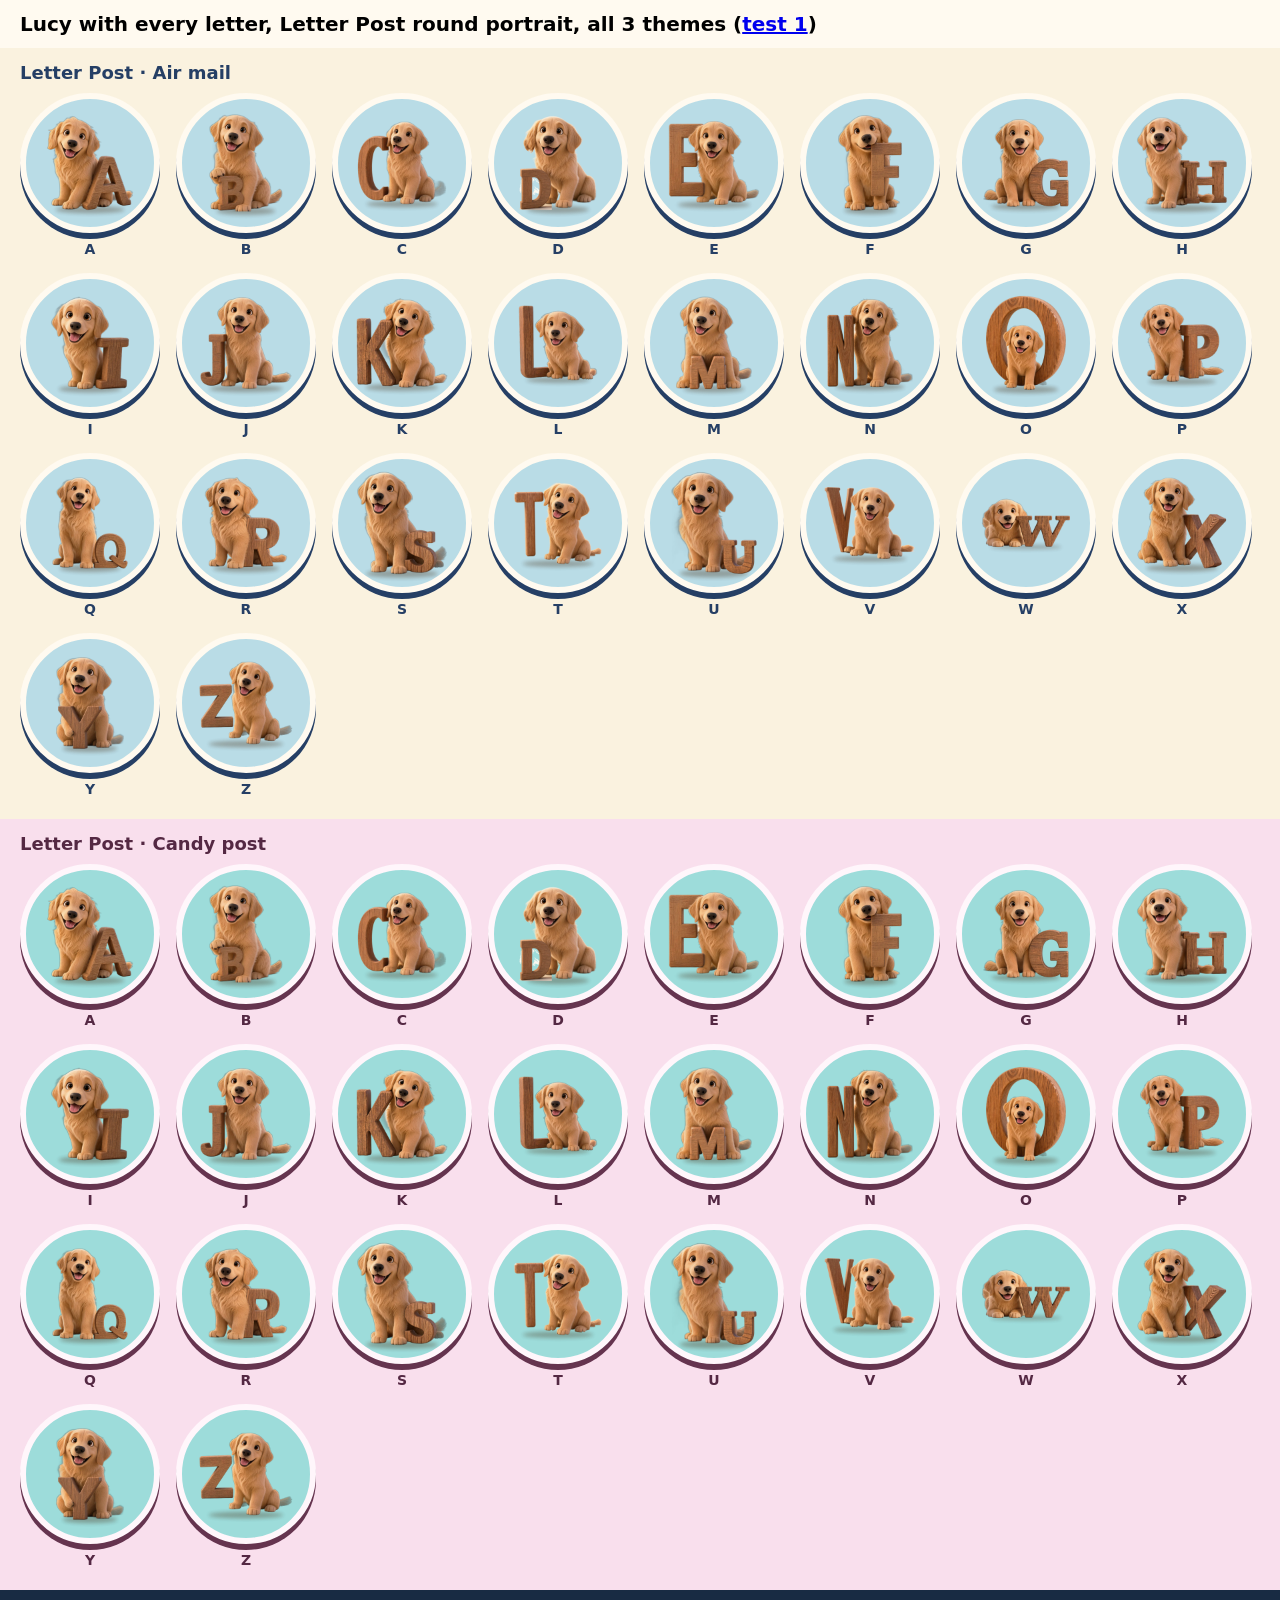
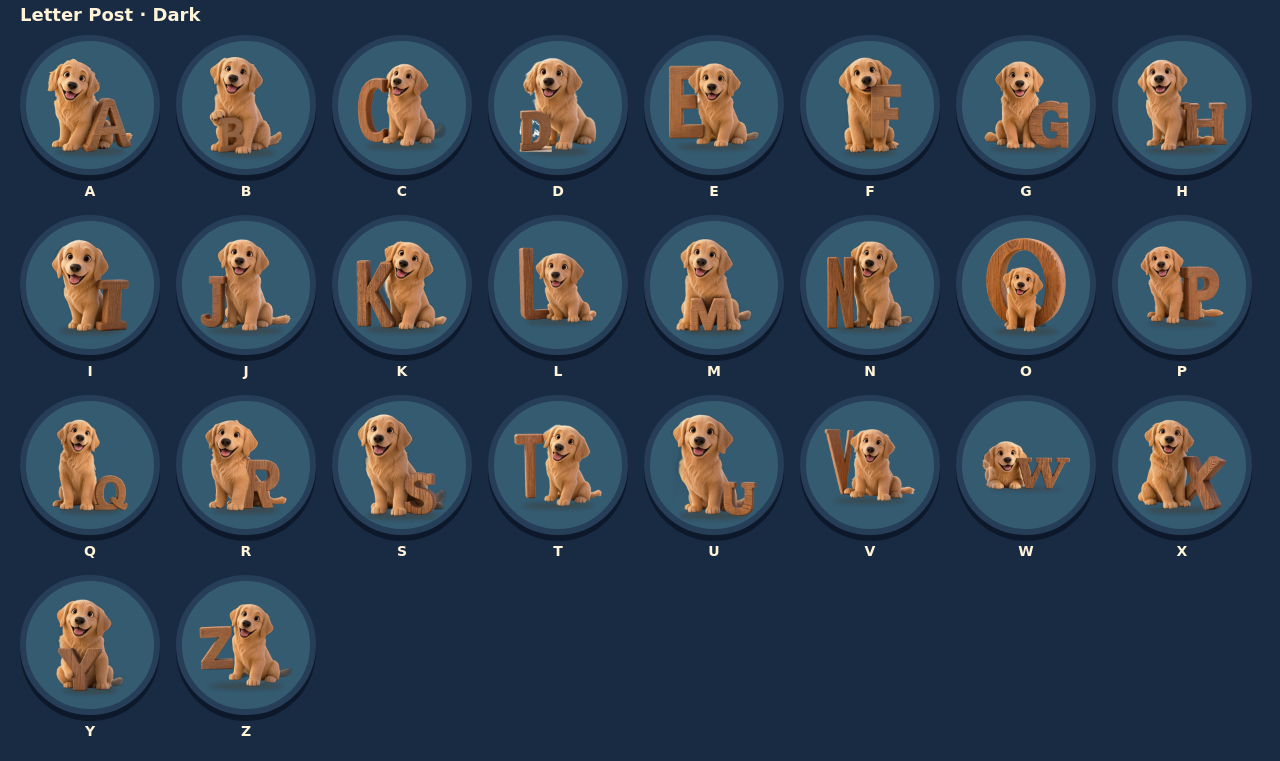
<file: letter-post.html>
<!doctype html><meta charset=utf-8><meta name=viewport content="width=device-width"><title>Lucy letters · Letter Post</title><style>body{margin:0;font-family:Nunito,system-ui,sans-serif}h1{padding:12px 20px;margin:0;background:#fffaf0;font-size:20px}section{padding:14px 20px 22px}h2{margin:0 0 10px;font-size:18px}.r{display:flex;gap:16px;flex-wrap:wrap}figure{margin:0;width:140px;text-align:center}.p{width:140px;aspect-ratio:1;border-radius:50%;border:6px solid;overflow:hidden;box-sizing:border-box}.p img{width:100%;height:100%;object-fit:cover;display:block}figcaption{font-size:14px;margin-top:8px;font-weight:800}</style><h1>Lucy with every letter, Letter Post round portrait, all 3 themes (<a href="index.html">test 1</a>)</h1><section style="background:#faf2df;color:#253f65"><h2>Letter Post · Air mail</h2><div class="r"><figure><div class="p" style="background:#b9dce6;border-color:#fffaf0;box-shadow:0 6px 0 #253f65"><img src="letter-post/cutout/lucy-letter-a.webp" loading="lazy"></div><figcaption>A</figcaption></figure><figure><div class="p" style="background:#b9dce6;border-color:#fffaf0;box-shadow:0 6px 0 #253f65"><img src="letter-post/cutout/lucy-letter-b.webp" loading="lazy"></div><figcaption>B</figcaption></figure><figure><div class="p" style="background:#b9dce6;border-color:#fffaf0;box-shadow:0 6px 0 #253f65"><img src="letter-post/cutout/lucy-letter-c.webp" loading="lazy"></div><figcaption>C</figcaption></figure><figure><div class="p" style="background:#b9dce6;border-color:#fffaf0;box-shadow:0 6px 0 #253f65"><img src="letter-post/cutout/lucy-letter-d.webp" loading="lazy"></div><figcaption>D</figcaption></figure><figure><div class="p" style="background:#b9dce6;border-color:#fffaf0;box-shadow:0 6px 0 #253f65"><img src="letter-post/cutout/lucy-letter-e.webp" loading="lazy"></div><figcaption>E</figcaption></figure><figure><div class="p" style="background:#b9dce6;border-color:#fffaf0;box-shadow:0 6px 0 #253f65"><img src="letter-post/cutout/lucy-letter-f.webp" loading="lazy"></div><figcaption>F</figcaption></figure><figure><div class="p" style="background:#b9dce6;border-color:#fffaf0;box-shadow:0 6px 0 #253f65"><img src="letter-post/cutout/lucy-letter-g.webp" loading="lazy"></div><figcaption>G</figcaption></figure><figure><div class="p" style="background:#b9dce6;border-color:#fffaf0;box-shadow:0 6px 0 #253f65"><img src="letter-post/cutout/lucy-letter-h.webp" loading="lazy"></div><figcaption>H</figcaption></figure><figure><div class="p" style="background:#b9dce6;border-color:#fffaf0;box-shadow:0 6px 0 #253f65"><img src="letter-post/cutout/lucy-letter-i.webp" loading="lazy"></div><figcaption>I</figcaption></figure><figure><div class="p" style="background:#b9dce6;border-color:#fffaf0;box-shadow:0 6px 0 #253f65"><img src="letter-post/cutout/lucy-letter-j.webp" loading="lazy"></div><figcaption>J</figcaption></figure><figure><div class="p" style="background:#b9dce6;border-color:#fffaf0;box-shadow:0 6px 0 #253f65"><img src="letter-post/cutout/lucy-letter-k.webp" loading="lazy"></div><figcaption>K</figcaption></figure><figure><div class="p" style="background:#b9dce6;border-color:#fffaf0;box-shadow:0 6px 0 #253f65"><img src="letter-post/cutout/lucy-letter-l.webp" loading="lazy"></div><figcaption>L</figcaption></figure><figure><div class="p" style="background:#b9dce6;border-color:#fffaf0;box-shadow:0 6px 0 #253f65"><img src="letter-post/cutout/lucy-letter-m.webp" loading="lazy"></div><figcaption>M</figcaption></figure><figure><div class="p" style="background:#b9dce6;border-color:#fffaf0;box-shadow:0 6px 0 #253f65"><img src="letter-post/cutout/lucy-letter-n.webp" loading="lazy"></div><figcaption>N</figcaption></figure><figure><div class="p" style="background:#b9dce6;border-color:#fffaf0;box-shadow:0 6px 0 #253f65"><img src="letter-post/cutout/lucy-letter-o.webp" loading="lazy"></div><figcaption>O</figcaption></figure><figure><div class="p" style="background:#b9dce6;border-color:#fffaf0;box-shadow:0 6px 0 #253f65"><img src="letter-post/cutout/lucy-letter-p.webp" loading="lazy"></div><figcaption>P</figcaption></figure><figure><div class="p" style="background:#b9dce6;border-color:#fffaf0;box-shadow:0 6px 0 #253f65"><img src="letter-post/cutout/lucy-letter-q.webp" loading="lazy"></div><figcaption>Q</figcaption></figure><figure><div class="p" style="background:#b9dce6;border-color:#fffaf0;box-shadow:0 6px 0 #253f65"><img src="letter-post/cutout/lucy-letter-r.webp" loading="lazy"></div><figcaption>R</figcaption></figure><figure><div class="p" style="background:#b9dce6;border-color:#fffaf0;box-shadow:0 6px 0 #253f65"><img src="letter-post/cutout/lucy-letter-s.webp" loading="lazy"></div><figcaption>S</figcaption></figure><figure><div class="p" style="background:#b9dce6;border-color:#fffaf0;box-shadow:0 6px 0 #253f65"><img src="letter-post/cutout/lucy-letter-t.webp" loading="lazy"></div><figcaption>T</figcaption></figure><figure><div class="p" style="background:#b9dce6;border-color:#fffaf0;box-shadow:0 6px 0 #253f65"><img src="letter-post/cutout/lucy-letter-u.webp" loading="lazy"></div><figcaption>U</figcaption></figure><figure><div class="p" style="background:#b9dce6;border-color:#fffaf0;box-shadow:0 6px 0 #253f65"><img src="letter-post/cutout/lucy-letter-v.webp" loading="lazy"></div><figcaption>V</figcaption></figure><figure><div class="p" style="background:#b9dce6;border-color:#fffaf0;box-shadow:0 6px 0 #253f65"><img src="letter-post/cutout/lucy-letter-w.webp" loading="lazy"></div><figcaption>W</figcaption></figure><figure><div class="p" style="background:#b9dce6;border-color:#fffaf0;box-shadow:0 6px 0 #253f65"><img src="letter-post/cutout/lucy-letter-x.webp" loading="lazy"></div><figcaption>X</figcaption></figure><figure><div class="p" style="background:#b9dce6;border-color:#fffaf0;box-shadow:0 6px 0 #253f65"><img src="letter-post/cutout/lucy-letter-y.webp" loading="lazy"></div><figcaption>Y</figcaption></figure><figure><div class="p" style="background:#b9dce6;border-color:#fffaf0;box-shadow:0 6px 0 #253f65"><img src="letter-post/cutout/lucy-letter-z.webp" loading="lazy"></div><figcaption>Z</figcaption></figure></div></section><section style="background:#f9dfed;color:#542843"><h2>Letter Post · Candy post</h2><div class="r"><figure><div class="p" style="background:#9ddcda;border-color:#fff6fb;box-shadow:0 6px 0 #65344f"><img src="letter-post/cutout/lucy-letter-a.webp" loading="lazy"></div><figcaption>A</figcaption></figure><figure><div class="p" style="background:#9ddcda;border-color:#fff6fb;box-shadow:0 6px 0 #65344f"><img src="letter-post/cutout/lucy-letter-b.webp" loading="lazy"></div><figcaption>B</figcaption></figure><figure><div class="p" style="background:#9ddcda;border-color:#fff6fb;box-shadow:0 6px 0 #65344f"><img src="letter-post/cutout/lucy-letter-c.webp" loading="lazy"></div><figcaption>C</figcaption></figure><figure><div class="p" style="background:#9ddcda;border-color:#fff6fb;box-shadow:0 6px 0 #65344f"><img src="letter-post/cutout/lucy-letter-d.webp" loading="lazy"></div><figcaption>D</figcaption></figure><figure><div class="p" style="background:#9ddcda;border-color:#fff6fb;box-shadow:0 6px 0 #65344f"><img src="letter-post/cutout/lucy-letter-e.webp" loading="lazy"></div><figcaption>E</figcaption></figure><figure><div class="p" style="background:#9ddcda;border-color:#fff6fb;box-shadow:0 6px 0 #65344f"><img src="letter-post/cutout/lucy-letter-f.webp" loading="lazy"></div><figcaption>F</figcaption></figure><figure><div class="p" style="background:#9ddcda;border-color:#fff6fb;box-shadow:0 6px 0 #65344f"><img src="letter-post/cutout/lucy-letter-g.webp" loading="lazy"></div><figcaption>G</figcaption></figure><figure><div class="p" style="background:#9ddcda;border-color:#fff6fb;box-shadow:0 6px 0 #65344f"><img src="letter-post/cutout/lucy-letter-h.webp" loading="lazy"></div><figcaption>H</figcaption></figure><figure><div class="p" style="background:#9ddcda;border-color:#fff6fb;box-shadow:0 6px 0 #65344f"><img src="letter-post/cutout/lucy-letter-i.webp" loading="lazy"></div><figcaption>I</figcaption></figure><figure><div class="p" style="background:#9ddcda;border-color:#fff6fb;box-shadow:0 6px 0 #65344f"><img src="letter-post/cutout/lucy-letter-j.webp" loading="lazy"></div><figcaption>J</figcaption></figure><figure><div class="p" style="background:#9ddcda;border-color:#fff6fb;box-shadow:0 6px 0 #65344f"><img src="letter-post/cutout/lucy-letter-k.webp" loading="lazy"></div><figcaption>K</figcaption></figure><figure><div class="p" style="background:#9ddcda;border-color:#fff6fb;box-shadow:0 6px 0 #65344f"><img src="letter-post/cutout/lucy-letter-l.webp" loading="lazy"></div><figcaption>L</figcaption></figure><figure><div class="p" style="background:#9ddcda;border-color:#fff6fb;box-shadow:0 6px 0 #65344f"><img src="letter-post/cutout/lucy-letter-m.webp" loading="lazy"></div><figcaption>M</figcaption></figure><figure><div class="p" style="background:#9ddcda;border-color:#fff6fb;box-shadow:0 6px 0 #65344f"><img src="letter-post/cutout/lucy-letter-n.webp" loading="lazy"></div><figcaption>N</figcaption></figure><figure><div class="p" style="background:#9ddcda;border-color:#fff6fb;box-shadow:0 6px 0 #65344f"><img src="letter-post/cutout/lucy-letter-o.webp" loading="lazy"></div><figcaption>O</figcaption></figure><figure><div class="p" style="background:#9ddcda;border-color:#fff6fb;box-shadow:0 6px 0 #65344f"><img src="letter-post/cutout/lucy-letter-p.webp" loading="lazy"></div><figcaption>P</figcaption></figure><figure><div class="p" style="background:#9ddcda;border-color:#fff6fb;box-shadow:0 6px 0 #65344f"><img src="letter-post/cutout/lucy-letter-q.webp" loading="lazy"></div><figcaption>Q</figcaption></figure><figure><div class="p" style="background:#9ddcda;border-color:#fff6fb;box-shadow:0 6px 0 #65344f"><img src="letter-post/cutout/lucy-letter-r.webp" loading="lazy"></div><figcaption>R</figcaption></figure><figure><div class="p" style="background:#9ddcda;border-color:#fff6fb;box-shadow:0 6px 0 #65344f"><img src="letter-post/cutout/lucy-letter-s.webp" loading="lazy"></div><figcaption>S</figcaption></figure><figure><div class="p" style="background:#9ddcda;border-color:#fff6fb;box-shadow:0 6px 0 #65344f"><img src="letter-post/cutout/lucy-letter-t.webp" loading="lazy"></div><figcaption>T</figcaption></figure><figure><div class="p" style="background:#9ddcda;border-color:#fff6fb;box-shadow:0 6px 0 #65344f"><img src="letter-post/cutout/lucy-letter-u.webp" loading="lazy"></div><figcaption>U</figcaption></figure><figure><div class="p" style="background:#9ddcda;border-color:#fff6fb;box-shadow:0 6px 0 #65344f"><img src="letter-post/cutout/lucy-letter-v.webp" loading="lazy"></div><figcaption>V</figcaption></figure><figure><div class="p" style="background:#9ddcda;border-color:#fff6fb;box-shadow:0 6px 0 #65344f"><img src="letter-post/cutout/lucy-letter-w.webp" loading="lazy"></div><figcaption>W</figcaption></figure><figure><div class="p" style="background:#9ddcda;border-color:#fff6fb;box-shadow:0 6px 0 #65344f"><img src="letter-post/cutout/lucy-letter-x.webp" loading="lazy"></div><figcaption>X</figcaption></figure><figure><div class="p" style="background:#9ddcda;border-color:#fff6fb;box-shadow:0 6px 0 #65344f"><img src="letter-post/cutout/lucy-letter-y.webp" loading="lazy"></div><figcaption>Y</figcaption></figure><figure><div class="p" style="background:#9ddcda;border-color:#fff6fb;box-shadow:0 6px 0 #65344f"><img src="letter-post/cutout/lucy-letter-z.webp" loading="lazy"></div><figcaption>Z</figcaption></figure></div></section><section style="background:#182b43;color:#fff3d8"><h2>Letter Post · Dark</h2><div class="r"><figure><div class="p" style="background:#355b71;border-color:#263e58;box-shadow:0 6px 0 #0d192a"><img src="letter-post/cutout/lucy-letter-a.webp" loading="lazy"></div><figcaption>A</figcaption></figure><figure><div class="p" style="background:#355b71;border-color:#263e58;box-shadow:0 6px 0 #0d192a"><img src="letter-post/cutout/lucy-letter-b.webp" loading="lazy"></div><figcaption>B</figcaption></figure><figure><div class="p" style="background:#355b71;border-color:#263e58;box-shadow:0 6px 0 #0d192a"><img src="letter-post/cutout/lucy-letter-c.webp" loading="lazy"></div><figcaption>C</figcaption></figure><figure><div class="p" style="background:#355b71;border-color:#263e58;box-shadow:0 6px 0 #0d192a"><img src="letter-post/cutout/lucy-letter-d.webp" loading="lazy"></div><figcaption>D</figcaption></figure><figure><div class="p" style="background:#355b71;border-color:#263e58;box-shadow:0 6px 0 #0d192a"><img src="letter-post/cutout/lucy-letter-e.webp" loading="lazy"></div><figcaption>E</figcaption></figure><figure><div class="p" style="background:#355b71;border-color:#263e58;box-shadow:0 6px 0 #0d192a"><img src="letter-post/cutout/lucy-letter-f.webp" loading="lazy"></div><figcaption>F</figcaption></figure><figure><div class="p" style="background:#355b71;border-color:#263e58;box-shadow:0 6px 0 #0d192a"><img src="letter-post/cutout/lucy-letter-g.webp" loading="lazy"></div><figcaption>G</figcaption></figure><figure><div class="p" style="background:#355b71;border-color:#263e58;box-shadow:0 6px 0 #0d192a"><img src="letter-post/cutout/lucy-letter-h.webp" loading="lazy"></div><figcaption>H</figcaption></figure><figure><div class="p" style="background:#355b71;border-color:#263e58;box-shadow:0 6px 0 #0d192a"><img src="letter-post/cutout/lucy-letter-i.webp" loading="lazy"></div><figcaption>I</figcaption></figure><figure><div class="p" style="background:#355b71;border-color:#263e58;box-shadow:0 6px 0 #0d192a"><img src="letter-post/cutout/lucy-letter-j.webp" loading="lazy"></div><figcaption>J</figcaption></figure><figure><div class="p" style="background:#355b71;border-color:#263e58;box-shadow:0 6px 0 #0d192a"><img src="letter-post/cutout/lucy-letter-k.webp" loading="lazy"></div><figcaption>K</figcaption></figure><figure><div class="p" style="background:#355b71;border-color:#263e58;box-shadow:0 6px 0 #0d192a"><img src="letter-post/cutout/lucy-letter-l.webp" loading="lazy"></div><figcaption>L</figcaption></figure><figure><div class="p" style="background:#355b71;border-color:#263e58;box-shadow:0 6px 0 #0d192a"><img src="letter-post/cutout/lucy-letter-m.webp" loading="lazy"></div><figcaption>M</figcaption></figure><figure><div class="p" style="background:#355b71;border-color:#263e58;box-shadow:0 6px 0 #0d192a"><img src="letter-post/cutout/lucy-letter-n.webp" loading="lazy"></div><figcaption>N</figcaption></figure><figure><div class="p" style="background:#355b71;border-color:#263e58;box-shadow:0 6px 0 #0d192a"><img src="letter-post/cutout/lucy-letter-o.webp" loading="lazy"></div><figcaption>O</figcaption></figure><figure><div class="p" style="background:#355b71;border-color:#263e58;box-shadow:0 6px 0 #0d192a"><img src="letter-post/cutout/lucy-letter-p.webp" loading="lazy"></div><figcaption>P</figcaption></figure><figure><div class="p" style="background:#355b71;border-color:#263e58;box-shadow:0 6px 0 #0d192a"><img src="letter-post/cutout/lucy-letter-q.webp" loading="lazy"></div><figcaption>Q</figcaption></figure><figure><div class="p" style="background:#355b71;border-color:#263e58;box-shadow:0 6px 0 #0d192a"><img src="letter-post/cutout/lucy-letter-r.webp" loading="lazy"></div><figcaption>R</figcaption></figure><figure><div class="p" style="background:#355b71;border-color:#263e58;box-shadow:0 6px 0 #0d192a"><img src="letter-post/cutout/lucy-letter-s.webp" loading="lazy"></div><figcaption>S</figcaption></figure><figure><div class="p" style="background:#355b71;border-color:#263e58;box-shadow:0 6px 0 #0d192a"><img src="letter-post/cutout/lucy-letter-t.webp" loading="lazy"></div><figcaption>T</figcaption></figure><figure><div class="p" style="background:#355b71;border-color:#263e58;box-shadow:0 6px 0 #0d192a"><img src="letter-post/cutout/lucy-letter-u.webp" loading="lazy"></div><figcaption>U</figcaption></figure><figure><div class="p" style="background:#355b71;border-color:#263e58;box-shadow:0 6px 0 #0d192a"><img src="letter-post/cutout/lucy-letter-v.webp" loading="lazy"></div><figcaption>V</figcaption></figure><figure><div class="p" style="background:#355b71;border-color:#263e58;box-shadow:0 6px 0 #0d192a"><img src="letter-post/cutout/lucy-letter-w.webp" loading="lazy"></div><figcaption>W</figcaption></figure><figure><div class="p" style="background:#355b71;border-color:#263e58;box-shadow:0 6px 0 #0d192a"><img src="letter-post/cutout/lucy-letter-x.webp" loading="lazy"></div><figcaption>X</figcaption></figure><figure><div class="p" style="background:#355b71;border-color:#263e58;box-shadow:0 6px 0 #0d192a"><img src="letter-post/cutout/lucy-letter-y.webp" loading="lazy"></div><figcaption>Y</figcaption></figure><figure><div class="p" style="background:#355b71;border-color:#263e58;box-shadow:0 6px 0 #0d192a"><img src="letter-post/cutout/lucy-letter-z.webp" loading="lazy"></div><figcaption>Z</figcaption></figure></div></section>
</file>
